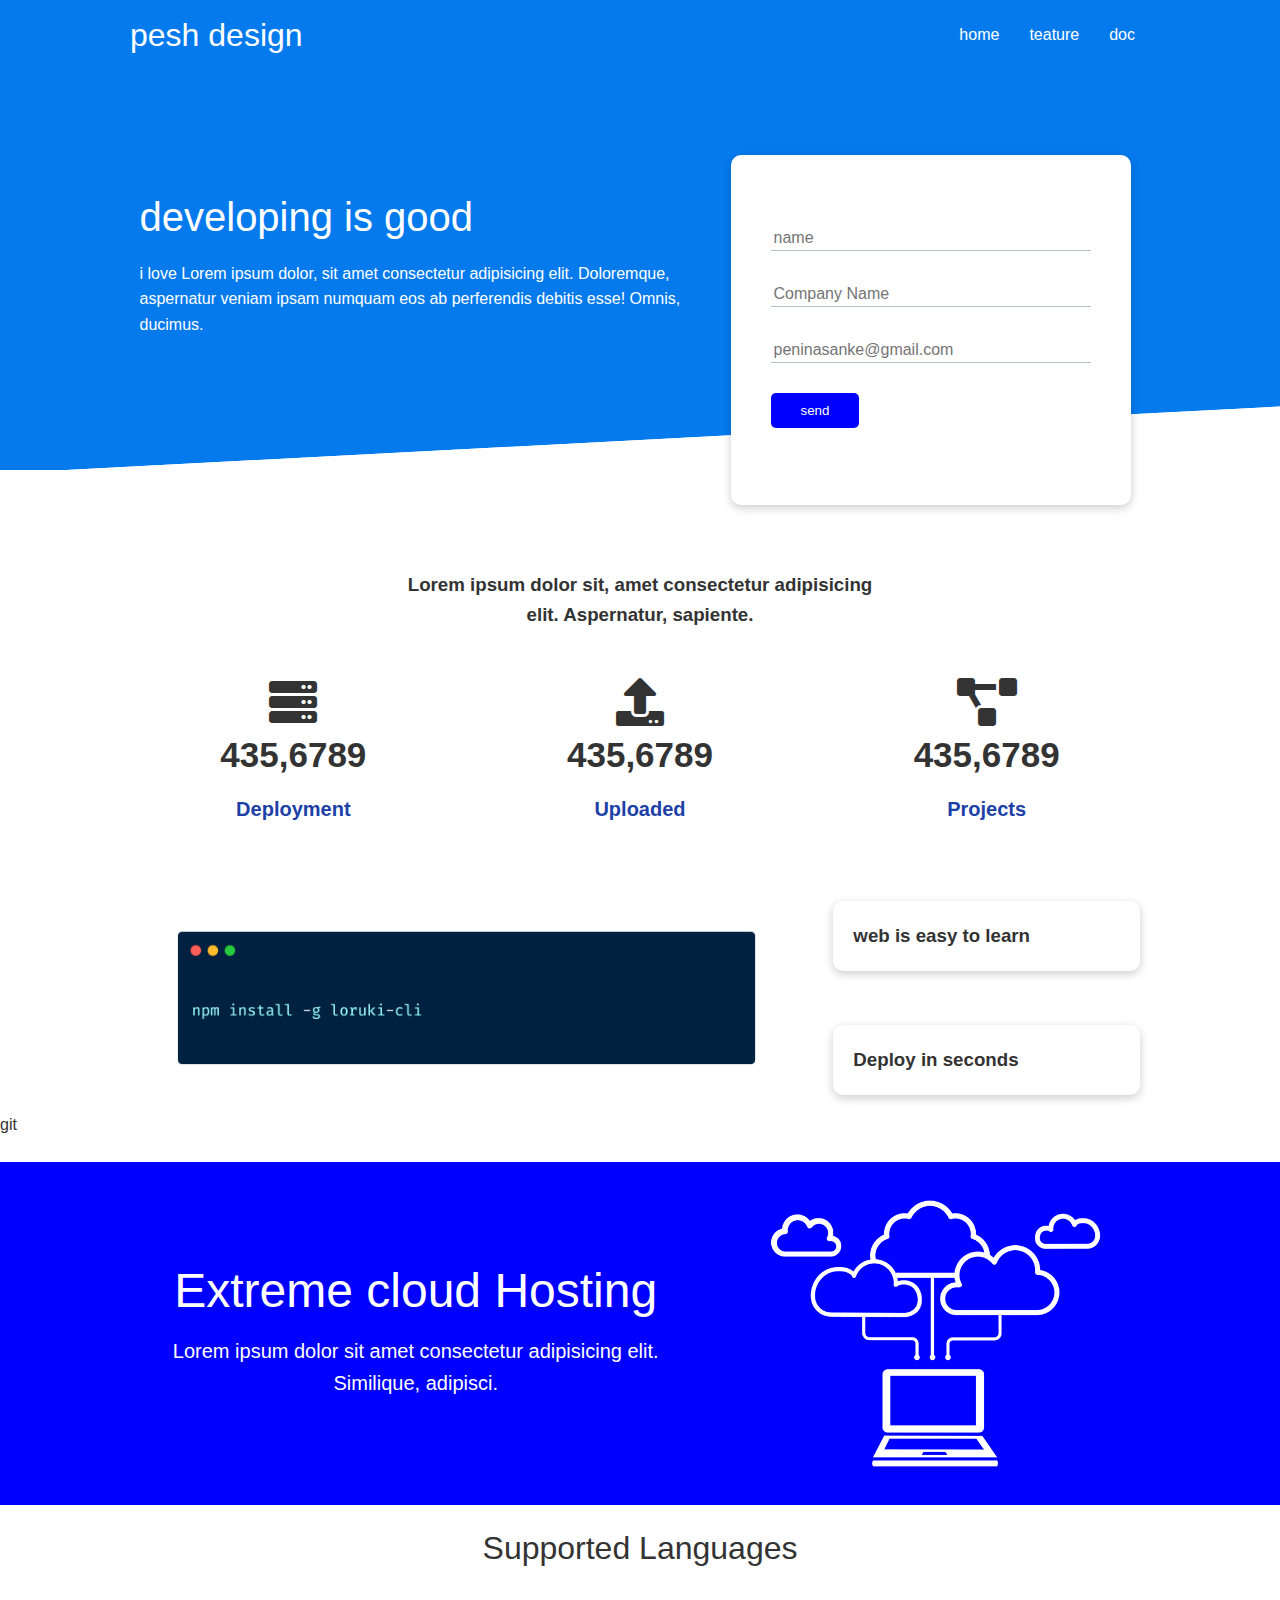
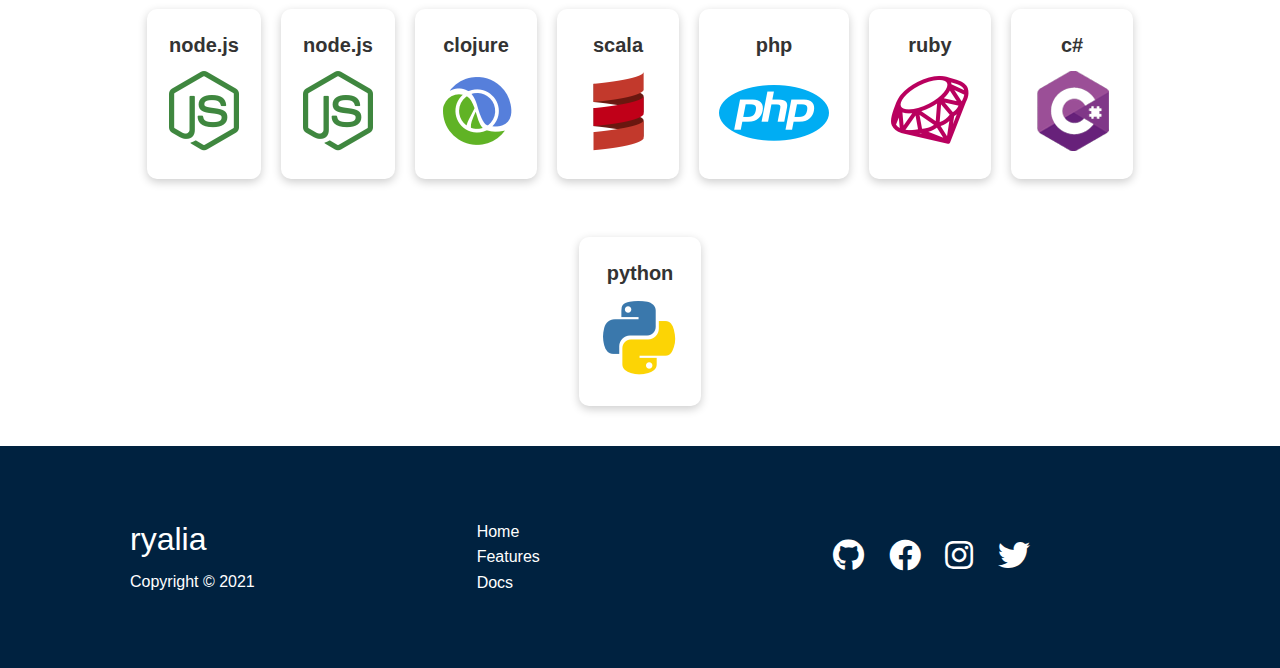
<file: index.html>
<!DOCTYPE html>
<html lang="en">

<head>
    <meta charset="UTF-8">
    <meta http-equiv="X-UA-Compatible" content="IE=edge">
    <meta name="viewport" content="width=device-width, initial-scale=1.0">
    <link rel="stylesheet" href="https://cdnjs.cloudflare.com/ajax/libs/font-awesome/5.15.4/css/all.min.css">
    <title>linking|hosting for all</title>
    <link rel="stylesheet" href="utility.css">
    <link rel="stylesheet" href="style.css
    ">
</head>
<header>
    <div class="navbar">
        <div class="container flex">
            <h1 class="logo">pesh design</h1>
            <nav>
                <ul>

                    <li><a href="index.html">home</a></li>
                    <li><a href="index.html">teature</a></li>
                    <li><a href="index.html">doc</a></li>


                </ul>
            </nav>

            

        </div>
</header>

<body>
<section class="showcase">
    <div class="container grid">
        <div class="showcase-text">
            <h1>developing is good</h1>
            <p> i love Lorem ipsum dolor, sit amet consectetur adipisicing elit. Doloremque, aspernatur veniam ipsam numquam eos ab perferendis debitis esse! Omnis, ducimus.</p>

        </div>

        <div class="showcase-form card">
            <form action="">
                <div class="form-control">
                    <input type="text" name="name" placeholder="name" required>
                </div>
                <div class="form-control">
                    <input type="text" name="email" placeholder="Company Name" required>
                </div>
               
                <div class="form-control">
                    <input type="email" name="email" placeholder="peninasanke@gmail.com" required>
                </div>
                
                <input type="submit" value="send" class="btn btn-primary" >

            </form>
        </div>
    </div>
</section>
<!-- Status section -->
<section class="stats">
    <div class="container">
        <h3 class="stats-heading text-center my-1">
            Lorem ipsum dolor sit, amet consectetur adipisicing elit. Aspernatur, sapiente.
        </h3>
        <div class="grid grid-3 text-center my-4">
        <div>
            <i class="fa fa-server fa-3x"></i>
            <h3>435,6789</h3>
            <p class="text-secondary">Deployment</p>
        </div>
        <div>
            <i class="fa fa-upload fa-3x"></i>
            <h3>435,6789</h3>
            <p class="text-secondary">Uploaded</p>
        </div>
        <div>
            <i class="fa fa-project-diagram fa-3x"></i>
            <h3>435,6789</h3>
            <p class="text-secondary">Projects</p>
        </div>
  
      </div>
    </div>
</section>
<!-- cli -->
<section class="cli">
    <div class="container grid">
        <img src="images/cli.png" alt="">
        <div class="card">

            <h3>web is easy to learn</h3>
        </div>
        <div class="card">
            <h3>Deploy in seconds</h3>
        </div>
    </div>
git
</section>
<!-- cloud -->
<section class="cloud bg-primary my-2 py-2">
    <div class="container grid">
        <div class="text-center">
            <h2 class="lg">Extreme cloud Hosting</h2>
            <p class="lead my-1">Lorem ipsum dolor sit amet consectetur adipisicing elit. Similique, adipisci.</p>
        </div>
        <img src="/images/cloud.png" alt="" />
    </div>
</section>
<!-- languages -->
<section class="languages">
    <h2 class="md text-center my-2">
        Supported Languages
    </h2>
    <div class="container flex">
        <div class="card">
            <h4>node.js</h4>
            <img src="/images/logos/node.png" alt="">
        </div>
        <div class="card">
            <h4>node.js</h4>
            <img src="/images/logos/node.png" alt="">
        </div>
        <div class="card">
            <h4>clojure</h4>
            <img src="/images/logos/clojure.png" alt="">
        </div>
        <div class="card">
            <h4>scala</h4>
            <img src="/images/logos/scala.png" alt="">
        </div>
        <div class="card">
            <h4>php</h4>
            <img src="/images/logos/php.png" alt="">
        </div>
        <div class="card">
            <h4>ruby </h4>
            <img src="/images/logos/ruby.png" alt="">
        </div>
        <div class="card">
            <h4>c#</h4>
            <img src="/images/logos/csharp.png" alt="">
        </div>
        <div class="card">
            <h4>python</h4>
            <img src="/images/logos/python.png" alt="">
        </div>
    </div>
    
</section>
<!-- footer -->
<footer class="footer bg-dark py-5">
    <div class="container grid grid-3">
        <div>
            <h1>ryalia</h1>
            <p>Copyright &copy; 2021</p>
        </div>
        <nav>
            <ul>
                <li><a href="index.html">Home</a></li>
                <li><a href="features.html">Features</a></li>
                <li><a href="docs.html">Docs</a></li>
            </ul>
        </nav>
        <div class="social">
            <a href="#"><i class="fab fa-github fa-2x"></i></a>
            <a href="#"><i class="fab fa-facebook fa-2x"></i></a>
            <a href="#"><i class="fab fa-instagram fa-2x"></i></a>
            <a href="#"><i class="fab fa-twitter fa-2x"></i></a>
        </div>
    </div>
</footer>
</body>

</html>
</file>
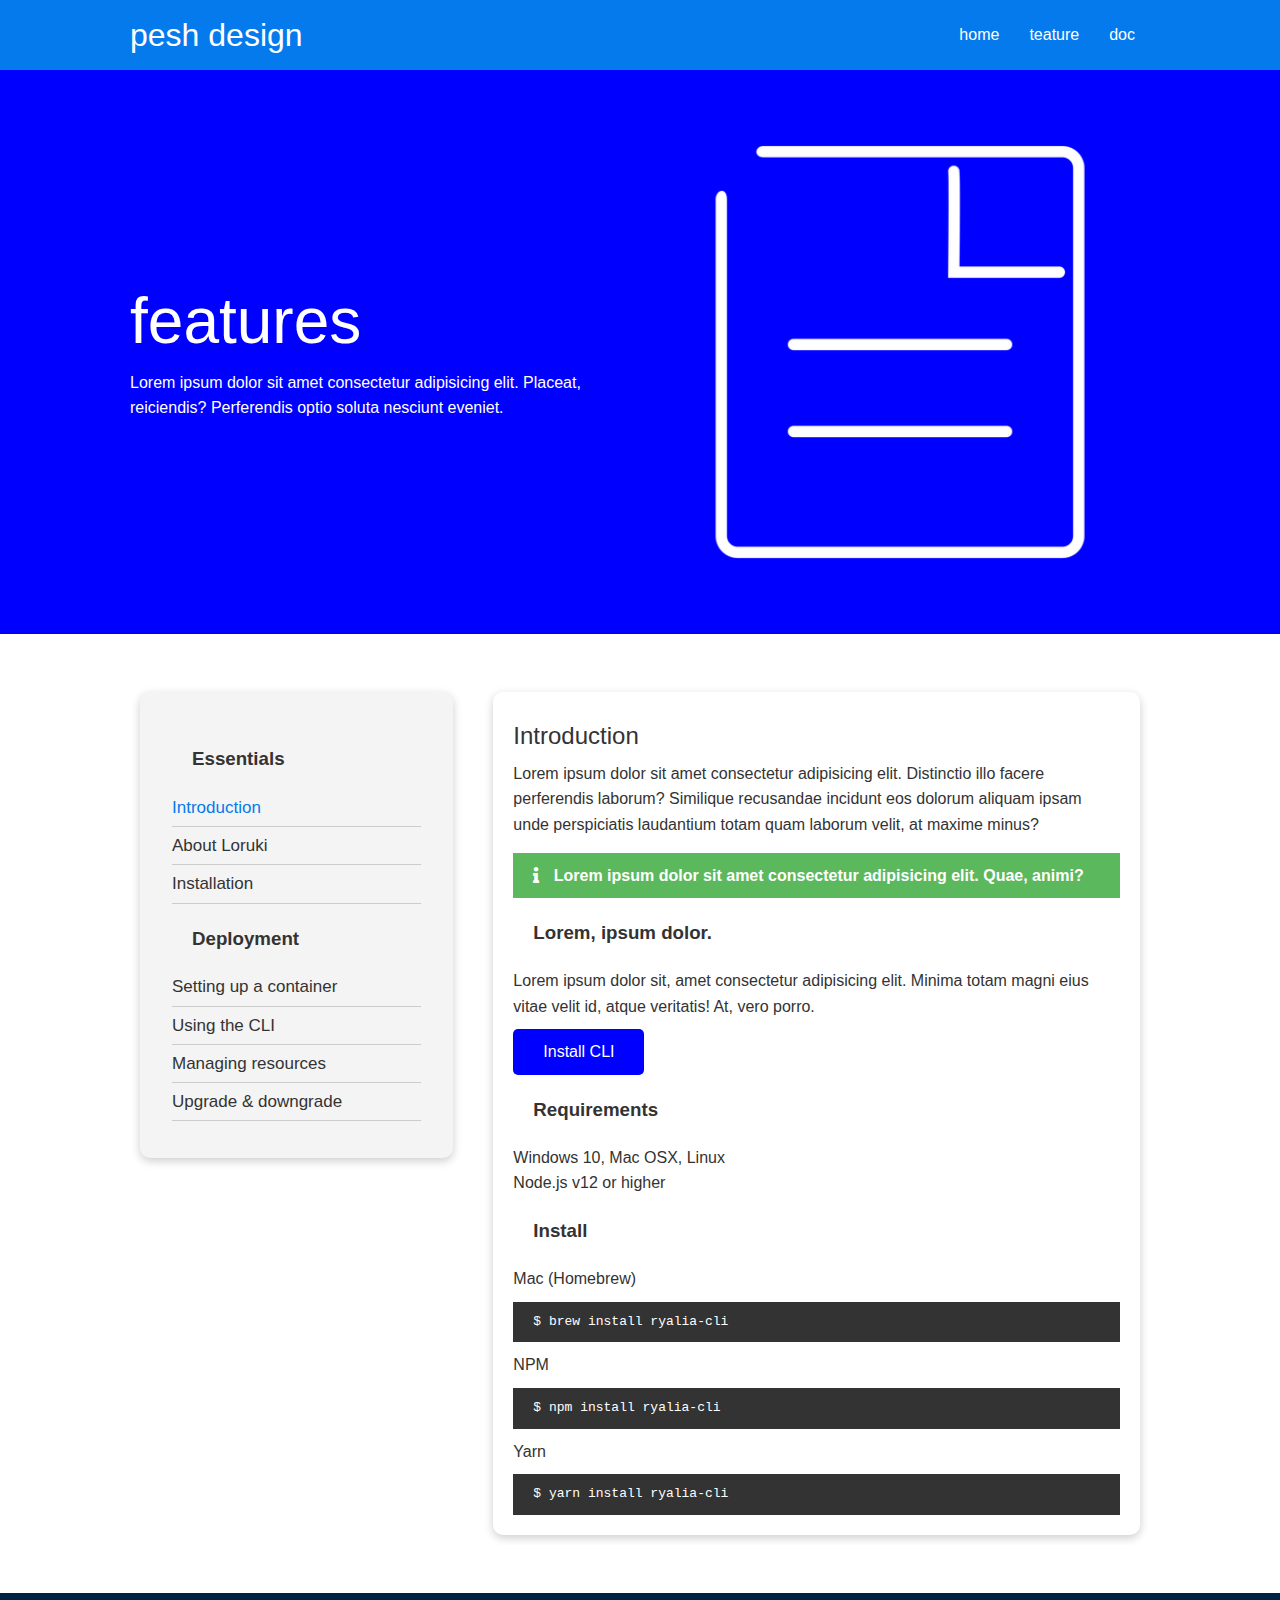
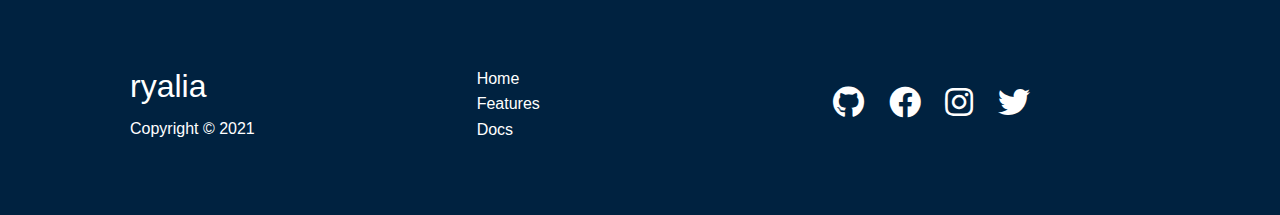
<file: docs.html>
<!DOCTYPE html>
<html lang="en">

<head>
    <meta charset="UTF-8">
    <meta http-equiv="X-UA-Compatible" content="IE=edge">
    <meta name="viewport" content="width=device-width, initial-scale=1.0">
    <link rel="stylesheet" href="https://cdnjs.cloudflare.com/ajax/libs/font-awesome/5.15.4/css/all.min.css">
    <title>linking|hosting for all</title>
    <link rel="stylesheet" href="utility.css">
    <link rel="stylesheet" href="style.css
    ">
</head>
<header>
    <div class="navbar">
        <div class="container flex">
            <h1 class="logo">pesh design</h1>
            <nav>
                <ul>

                    <li><a href="index.html">home</a></li>
                    <li><a href="index.html">teature</a></li>
                    <li><a href="index.html">doc</a></li>


                </ul>
            </nav>

            

        </div>
</header>

<body>
    <!-- head -->
    <section class="features-head bg-primary py-3">
        <div class="container grid">

            <div>
                <h1 class="xl">features</h1>
                <p class="read">
                     Lorem ipsum dolor sit amet consectetur adipisicing elit. Placeat, reiciendis? Perferendis optio soluta nesciunt eveniet.
                    </p>
            </div>
            <img src="/images/docs.png" alt="">

            
    
                 
        </div>
        
    </section>
  


    <section class="docs-main my-4">
        <div class="container grid">
            <div class="card bg-light p-3">
                <h3 class="my-2">Essentials</h3>
                <nav>
                    <ul>
                        <li><a class="text-primary" href="#">Introduction</a></li>
                        <li><a href="#">About Loruki</a></li>
                        <li><a href="#">Installation</a></li>
                    </ul>
                </nav>

                <h3 class="my-2">Deployment</h3>
                <nav>
                    <ul>
                        <li><a href="#">Setting up a container</a></li>
                        <li><a href="#">Using the CLI</a></li>
                        <li><a href="#">Managing resources</a></li>
                        <li><a href="#">Upgrade & downgrade</a></li>
                    </ul>
                </nav>
            </div>
            <div class="card">
                <h2>Introduction</h2>
                <p>
                    Lorem ipsum dolor sit amet consectetur adipisicing elit. Distinctio illo facere perferendis laborum? Similique recusandae incidunt eos dolorum aliquam ipsam unde perspiciatis laudantium totam quam laborum velit, at maxime minus?
                </p>

                <div class="alert alert-success">
                    <i class="fas fa-info"></i> Lorem ipsum dolor sit amet consectetur adipisicing elit. Quae, animi?
                </div>

                <h3>Lorem, ipsum dolor.</h3>
                <p>
                    Lorem ipsum dolor sit, amet consectetur adipisicing elit. Minima totam magni eius vitae velit id, atque veritatis! At, vero porro.
                </p>
                <a href="#" class="btn btn-primary">Install CLI</a>

                <h3>Requirements</h3>
                <ul>
                    <li>Windows 10, Mac OSX, Linux</li>
                    <li>Node.js v12 or higher</li>
                </ul>

                <h3>Install</h3>
                <p>Mac (Homebrew)</p>
                <pre><code>$ brew install ryalia-cli</code></pre>
                <p>NPM</p>
                <pre><code>$ npm install ryalia-cli</code></pre>
                <p>Yarn</p>
                <pre><code>$ yarn install ryalia-cli</code></pre>
            </div>
        </div>
    </section>

    <!-- Footer -->                 


<!-- footer -->
<footer class="footer bg-dark py-5">
    <div class="container grid grid-3">
        <div>
            <h1>ryalia</h1>
            <p>Copyright &copy; 2021</p>
        </div>
        <nav>
            <ul>
                <li><a href="index.html">Home</a></li>
                <li><a href="features.html">Features</a></li>
                <li><a href="docs.html">Docs</a></li>
            </ul>
        </nav>
        <div class="social">
            <a href="#"><i class="fab fa-github fa-2x"></i></a>
            <a href="#"><i class="fab fa-facebook fa-2x"></i></a>
            <a href="#"><i class="fab fa-instagram fa-2x"></i></a>
            <a href="#"><i class="fab fa-twitter fa-2x"></i></a>
        </div>
    </div>
</footer>
</body>

</html>
</file>
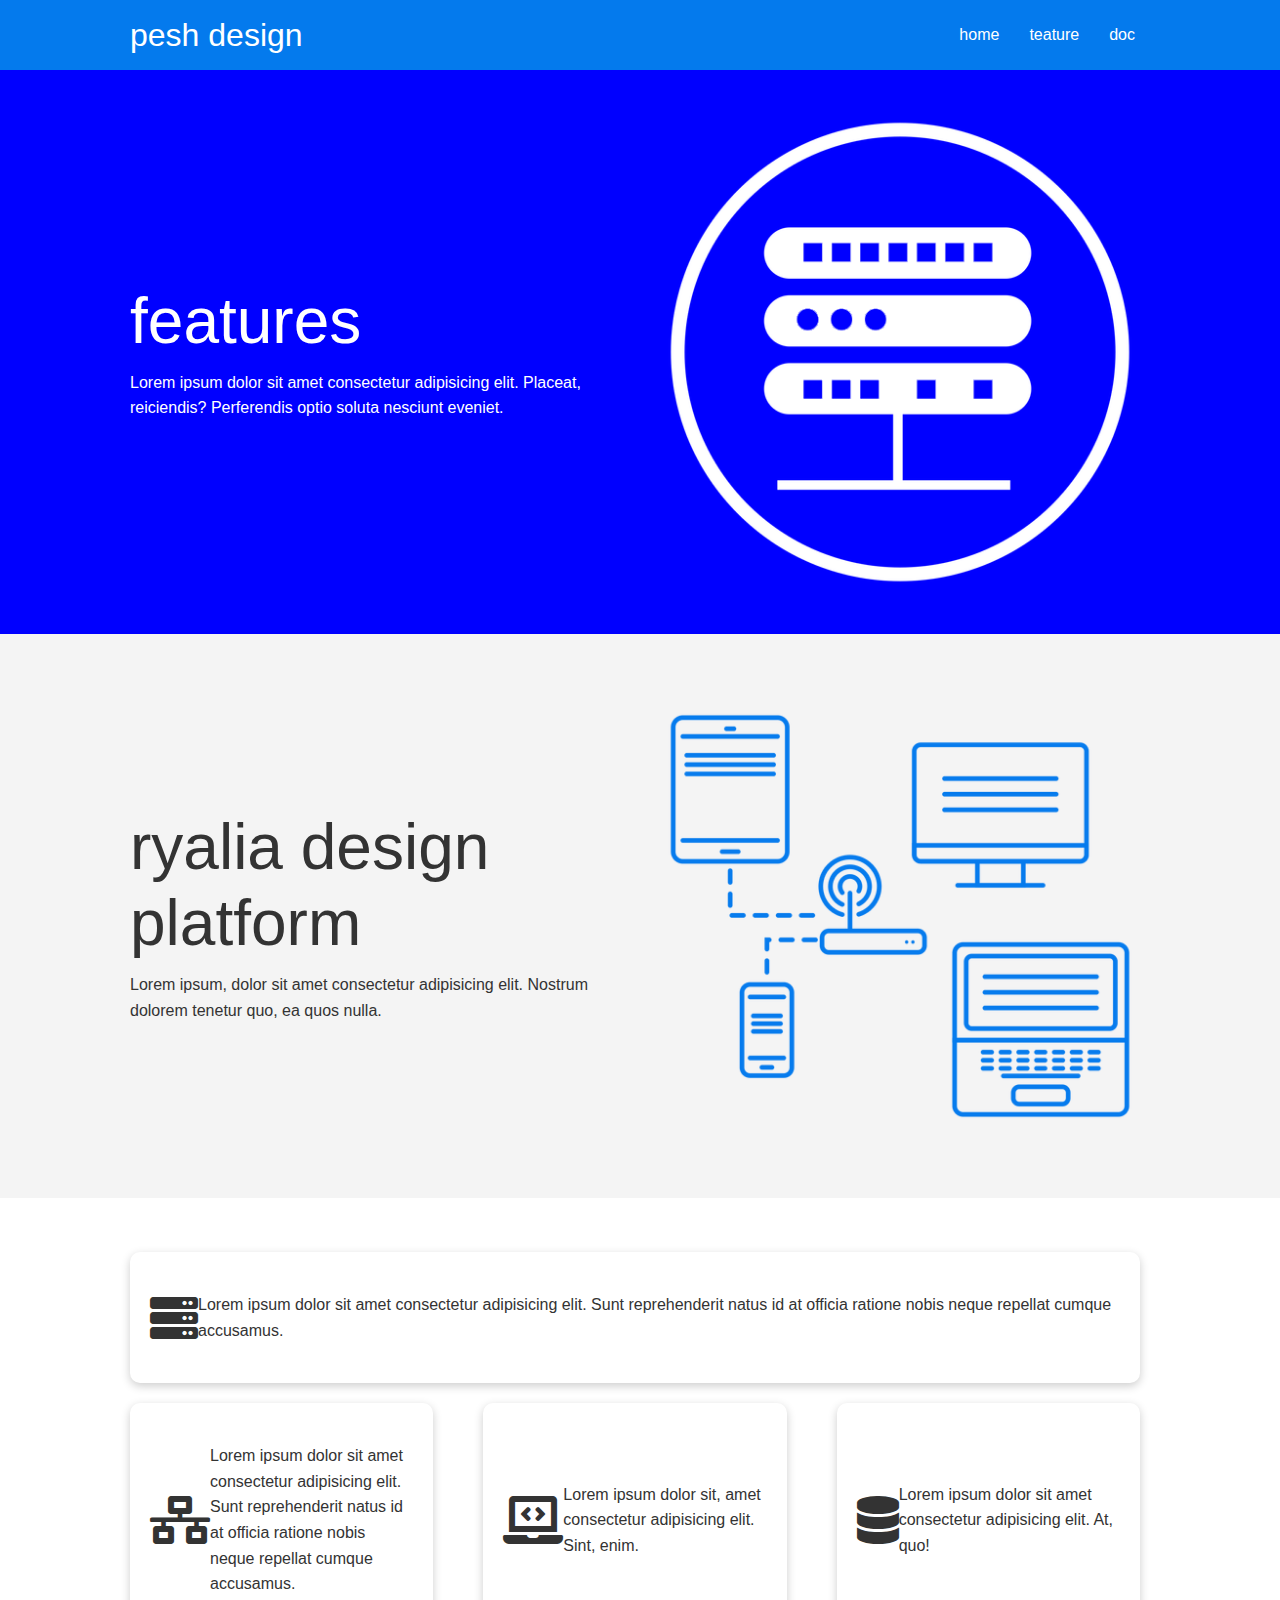
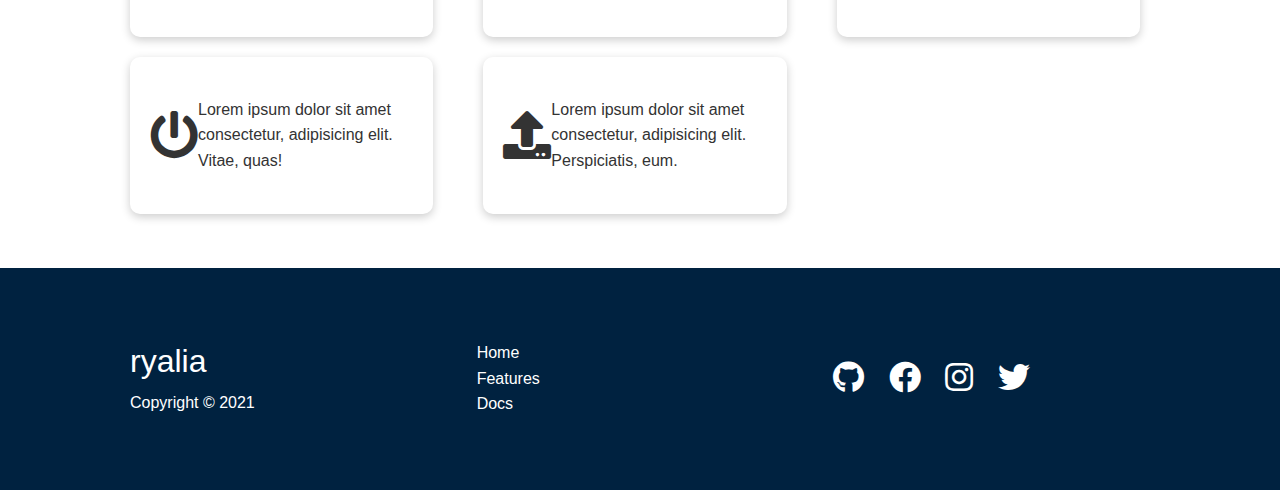
<file: features.html>
<!DOCTYPE html>
<html lang="en">

<head>
    <meta charset="UTF-8">
    <meta http-equiv="X-UA-Compatible" content="IE=edge">
    <meta name="viewport" content="width=device-width, initial-scale=1.0">
    <link rel="stylesheet" href="https://cdnjs.cloudflare.com/ajax/libs/font-awesome/5.15.4/css/all.min.css">
    <title>linking|hosting for all</title>
    <link rel="stylesheet" href="utility.css">
    <link rel="stylesheet" href="style.css
    ">
</head>
<header>
    <div class="navbar">
        <div class="container flex">
            <h1 class="logo">pesh design</h1>
            <nav>
                <ul>

                    <li><a href="index.html">home</a></li>
                    <li><a href="index.html">teature</a></li>
                    <li><a href="index.html">doc</a></li>


                </ul>
            </nav>

            

        </div>
</header>

<body>
    <!-- head -->
    <section class="features-head bg-primary py-3">
        <div class="container grid">

            <div>
                <h1 class="xl">features</h1>
                <p class="read">
                     Lorem ipsum dolor sit amet consectetur adipisicing elit. Placeat, reiciendis? Perferendis optio soluta nesciunt eveniet.
                    </p>
            </div>
            <img src="/images/server.png" alt="">

            
    
                 
        </div>
        
    </section>
    <!-- sub head -->
    <section class="features-sub-head bg-light py-3">
        <div class="container grid">
            <div>
          <h1 class="xl">
              ryalia design platform
          </h1>
          <p class="read">Lorem ipsum, dolor sit amet consectetur adipisicing elit. Nostrum dolorem tenetur quo, ea quos nulla.  </p>
        </div>
        <img src="/images/server2.png" alt="">
        </div>
    </section>
     <!-- main features -->
     <section class="features-main my-2">
        <div class="container grid grid-3">
            <div class="card flex">
                <i class="fas fa-server fa-3x"></i>
                <p>
                    Lorem ipsum dolor sit amet consectetur adipisicing elit. Sunt reprehenderit natus id at officia ratione nobis neque repellat cumque accusamus.
                </p>
            </div>
            <div class="card flex">
                <i class="fas fa-network-wired fa-3x"></i>
                <p>
                    Lorem ipsum dolor sit amet consectetur adipisicing elit. Sunt reprehenderit natus id at officia ratione nobis neque repellat cumque accusamus.
                </p>
            </div>
            <div class="card flex">
                <i class="fas fa-laptop-code fa-3x"></i>
                <p>Lorem ipsum dolor sit, amet consectetur adipisicing elit. Sint, enim.</p>
            </div>
            <div class="card flex">
                <i class="fas fa-database fa-3x"></i>
                <p>Lorem ipsum dolor sit amet consectetur adipisicing elit. At, quo!</p>
            </div>
            <div class="card flex">
                <i class="fas fa-power-off fa-3x"></i>
                <p>Lorem ipsum dolor sit amet consectetur, adipisicing elit. Vitae, quas!</p>
            </div>
            <div class="card flex">
                <i class="fas fa-upload fa-3x"></i>
                <p>Lorem ipsum dolor sit amet consectetur, adipisicing elit. Perspiciatis, eum.</p>
            </div>
        </div>
    </section>





<!-- footer -->
<footer class="footer bg-dark py-5">
    <div class="container grid grid-3">
        <div>
            <h1>ryalia</h1>
            <p>Copyright &copy; 2021</p>
        </div>
        <nav>
            <ul>
                <li><a href="index.html">Home</a></li>
                <li><a href="features.html">Features</a></li>
                <li><a href="docs.html">Docs</a></li>
            </ul>
        </nav>
        <div class="social">
            <a href="#"><i class="fab fa-github fa-2x"></i></a>
            <a href="#"><i class="fab fa-facebook fa-2x"></i></a>
            <a href="#"><i class="fab fa-instagram fa-2x"></i></a>
            <a href="#"><i class="fab fa-twitter fa-2x"></i></a>
        </div>
    </div>
</footer>
</body>

</html>
</file>
<file: utility.css>
.container {
    max-width: 1100px;
    margin: 0 auto;
    overflow: auto;
    padding: 0 40px;
}

.card {
    background-color: #fff;
    color: #333;
    border-radius: 10px;
    box-shadow: 0 3px 10px rgba(0, 0, 0, 0.2);
    padding: 20px;
    margin: 10px;
}

.btn {
    display: inline-block;
    padding: 10px 30px;
    cursor: pointer;
    background: var(--primary-color);
    color: #fff;
    border: none;
    border-radius: 5px;
}

.btn-outline {
    background-color: transparent;
    border: 1px #fff solid;
}

.btn:hover {
    transform: scale(0.98);
}


/* Backgrounds & colored buttons */

.bg-primary,
.btn-primary {
    background-color: blue;
    color: #fff;
}

.bg-secondary,
.btn-secondary {
    background-color: var(--secondary-color);
    color: #fff;
}

.bg-dark,
.btn-dark {
    background-color: var(--dark-color);
    color: #fff;
}

.bg-light,
.btn-light {
    background-color: var(--light-color);
    color: #333;
}

.bg-primary a,
.btn-primary a,
.bg-secondary a,
.btn-secondary a,
.bg-dark a,
.btn-dark a {
    color: #fff;
}


/* Text colors */

.text-primary {
    color: var(--primary-color);
}

.text-secondary {
    color: var(--secondary-color);
}

.text-dark {
    color: var(--dark-color);
}

.text-light {
    color: var(--light-color);
}


/* Text sizes */

.lead {
    font-size: 20px;
}

.sm {
    font-size: 1rem;
}

.md {
    font-size: 2rem;
}

.lg {
    font-size: 3rem;
}

.xl {
    font-size: 4rem;
}

.text-center {
    text-align: center;
}


/* Alert */

.alert {
    background-color: var(--light-color);
    padding: 10px 20px;
    font-weight: bold;
    margin: 15px 0;
}

.alert i {
    margin-right: 10px;
}

.alert-success {
    background-color: var(--success-color);
    color: #fff;
}

.alert-error {
    background-color: var(--error-color);
    color: #fff;
}

.flex {
    display: flex;
    justify-content: center;
    align-items: center;
    height: 100%;
}

.grid {
    display: grid;
    grid-template-columns: repeat(2, 1fr);
    gap: 20px;
    justify-content: center;
    align-items: center;
    height: 100%;
}

.grid-3 {
    grid-template-columns: repeat(3, 1fr);
}


/* Margin */

.my-1 {
    margin: 1rem 0;
}

.my-2 {
    margin: 1.5rem 0;
}

.my-3 {
    margin: 2rem 0;
}

.my-4 {
    margin: 3rem 0;
}

.my-5 {
    margin: 4rem 0;
}

.m-1 {
    margin: 1rem;
}

.m-2 {
    margin: 1.5rem;
}

.m-3 {
    margin: 2rem;
}

.m-4 {
    margin: 3rem;
}

.m-5 {
    margin: 4rem;
}


/* Padding */

.py-1 {
    padding: 1rem 0;
}

.py-2 {
    padding: 1.5rem 0;
}

.py-3 {
    padding: 2rem 0;
}

.py-4 {
    padding: 3rem 0;
}

.py-5 {
    padding: 4rem 0;
}

.p-1 {
    padding: 1rem;
}

.p-2 {
    padding: 1.5rem;
}

.p-3 {
    padding: 2rem;
}

.p-4 {
    padding: 3rem;
}

.p-5 {
    padding: 4rem;
}
</file>
<file: style.css>
:root {
    --primary-color: #047aed;
    --secondary-color: #1c3fa8;
    --dark-color: #002240;
    --light-color: #f4f4f4;
    --success-color: #5cb85c;
    --error-color: #d9534f;
}

* {
    padding: 0px;
    margin: 0px;
    box-sizing: border-box;
}

body {
    font-family: sans-serif;
    color: #333;
    line-height: 1.6;
}

ul {
    list-style-type: none;
}

a {
    text-decoration: none;
    color: #333;
}

h1,
h2 {
    font-weight: 300;
    line-height: 1.2;
    margin: 10px 0;
}

p {
    margin: 10px 0;
}

img {
    width: 100%;
}


/* Navbar start */

.navbar {
    background-color: var(--primary-color);
    color: #fff;
    height: 70px;
}

.navbar ul {
    display: flex;
}

.navbar a {
    color: #fff;
    padding: 10px;
    margin: 0 5px;
}

.navbar a:hover {
    border-bottom: 2px #fff solid;
}

.navbar .flex {
    justify-content: space-between;
}


/* Navbar end */


/* Showcase start */

.showcase {
    height: 400px;
    background-color: var(--primary-color);
    color: #fff;
    position: relative;
}

.showcase h1 {
    font-size: 40px;
}

.showcase p {
    margin: 20px 0;
}

.showcase .grid {
    overflow: visible;
    grid-template-columns: 55% auto;
    gap: 20px;
}

.showcase-test {
    animation: slideInFromLeft 1s ease-in;
}


/* form */

.showcase-form {
    position: relative;
    top: 60px;
    height: 350px;
    width: 400px;
    padding: 40px;
    z-index: 100;
    justify-self: flex-end;
    animation: slideInFromRight 1s ease-in;
}

.showcase-form .form-control {
    margin: 30px 0;
}

.showcase-form input[type='text'],
.showcase-form input[type='email'] {
    border: 0;
    border-bottom: 1px solid #b4becb;
    width: 100%;
    padding: 3px;
    font-size: 16px;
}

.showcase-form input:focus {
    outline: none;
}

.showcase::before,
.showcase::after {
    content: '';
    position: absolute;
    height: 100px;
    bottom: -70px;
    right: 0;
    left: 0;
    background: #fff;
    transform: skewY(-3deg);
    -webkit-transform: skewY(-3deg);
    -moz-transform: scaleY(-3deg);
    -ms-transform: scaleY(-3deg);
}


/* Showcase end*/


/* Stats */

.stats {
    padding-top: 100px;
    animation: slideInFromBottom 1s ease-in;
}

.stats-heading {
    max-width: 500px;
    margin: auto;
}

.stats .grid h3 {
    font-size: 35px;
}

.stats .grid p {
    font-size: 20px;
    font-weight: bold;
}


/* Stats  end*/


/* cli */

.cli .grid {
    grid-template-columns: repeat(3, 1fr);
    grid-template-rows: repeat(2, 1fr);
}

.cli .grid>*:first-child {
    grid-column: 1 / span 2;
    grid-row: 1 / span 2;
}


/* cli end */

/* cloud */
.cloud .grid{
    grid-template-columns: 4fr 3fr;
}

/* languages */
.languages .flex {
    flex-wrap: wrap;
}

.languages .card {
    text-align: center;
    margin: 18px 10px 40px;
    transition: transform 0.2s ease-in;
}

.languages .card h4 {
    font-size: 20px;
    margin-bottom: 10px;
}

.languages .card:hover {
    transform: translateY(-15px);
}


/* Languages end*/

/* footer */
.footer .social a{
    margin:0 10px;
}
.fa-github:hover {
    color: #000000;
}

.fa-facebook:hover {
    color: #1773ea;
}

.fa-instagram:hover {
    color: #b32e87;
}

.fa-twitter:hover {
    color: #1c9cea;
}


/* footer end */
/* features */
.features .heads img,
.doc-head img {


}
.features sub-head img {
    width: 300px;
    justify-self: flex-end;
}


.features-main .grid {
    padding: 30px;
}


.features-main .card {
    margin-right: 20px;

}
.features-main .grid>*:first-child{
    grid-column:1 / span 3 ;
}
.features-main .grid>*:nth-child (2) {
grid-column:1 / span 2;
}

/* docs */
.docs-main h3 {
    margin:20px;
}

.docs-main .grid {
    grid-template-columns: 1fr 2fr;
    align-items: flex-start;
}

.docs-main nav li{
    font-size: 17px;
    padding-bottom: 5px;
    margin-bottom: 5px;
    border-bottom: 1px #ccc solid;
}

.docs-main a:hover{
    font-weight: bold;

}
code,pre{
    background: #333;
    color: #fff;
    padding: 10px;
}
</file>
